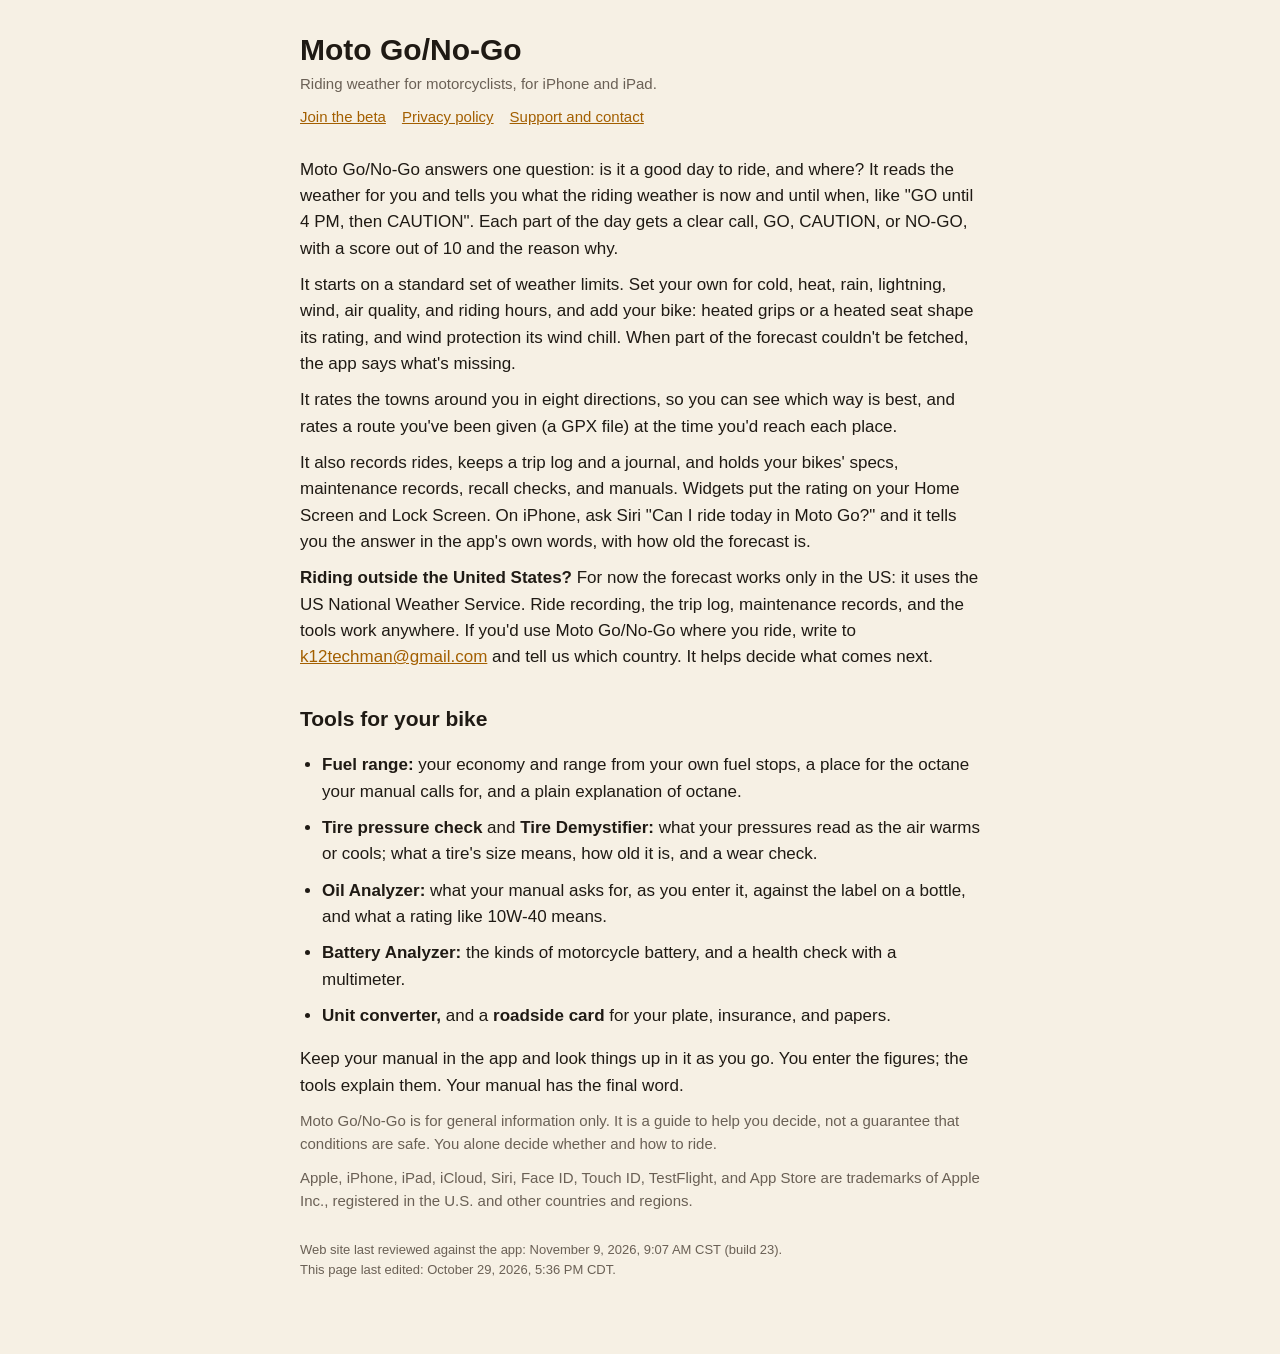
<file: index.html>
<!doctype html>
<html lang="en">
<head>
<meta charset="utf-8">
<meta name="viewport" content="width=device-width, initial-scale=1">
<title>Moto Go/No-Go</title>
<link rel="stylesheet" href="style.css">
</head>
<body>
<main>
<h1>Moto Go/No-Go</h1>
<p class="muted">Riding weather for motorcyclists, for iPhone and iPad.</p>
<nav><a href="beta/">Join the beta</a><a href="privacy.html">Privacy policy</a><a href="support.html">Support and contact</a></nav>
<p>Moto Go/No-Go answers one question: is it a good day to ride, and where? It reads the weather for you and tells you
what the riding weather is now and until when, like "GO until 4 PM, then CAUTION". Each part of the day gets a
clear call, GO, CAUTION, or NO-GO, with a score out of 10 and the reason why.</p>
<p>It starts on a standard set of weather limits. Set your own for cold, heat, rain, lightning, wind, air quality,
and riding hours, and add your bike: heated grips or a heated seat shape its rating, and wind protection its wind
chill. When part of the forecast couldn't be fetched, the app says what's missing.</p>
<p>It rates the towns around you in eight directions, so you can see which way is best, and rates a route you've been
given (a GPX file) at the time you'd reach each place.</p>
<p>It also records rides, keeps a trip log and a journal, and holds your bikes' specs, maintenance records, recall
checks, and manuals. Widgets put the rating on your Home Screen and Lock Screen. On iPhone, ask Siri "Can I ride today
in Moto Go?" and it tells you the answer in the app's own words, with how old the forecast is.</p>
<p><strong>Riding outside the United States?</strong> For now the forecast works only in the US: it uses the US
National Weather Service. Ride recording, the trip log, maintenance records, and the tools work anywhere. If you'd use
Moto Go/No-Go where you ride, write
to <a href="mailto:k12techman@gmail.com">k12techman@gmail.com</a> and tell us which country. It helps decide what comes
next.</p>

<h2>Tools for your bike</h2>
<ul>
<li><strong>Fuel range:</strong> your economy and range from your own fuel stops, a place for the octane your
manual calls for, and a plain explanation of octane.</li>
<li><strong>Tire pressure check</strong> and <strong>Tire Demystifier:</strong> what your pressures read as the air
warms or cools; what a tire's size means, how old it is, and a wear check.</li>
<li><strong>Oil Analyzer:</strong> what your manual asks for, as you enter it, against the label on a bottle, and
what a rating like 10W-40 means.</li>
<li><strong>Battery Analyzer:</strong> the kinds of motorcycle battery, and a health check with a multimeter.</li>
<li><strong>Unit converter,</strong> and a <strong>roadside card</strong> for your plate, insurance, and papers.</li>
</ul>
<p>Keep your manual in the app and look things up in it as you go. You enter the figures; the tools explain them. Your
manual has the final word.</p>

<p class="muted">Moto Go/No-Go is for general information only. It is a guide to help you decide, not a guarantee that
conditions are safe. You alone decide whether and how to ride.</p>
<p class="muted">Apple, iPhone, iPad, iCloud, Siri, Face&nbsp;ID, Touch&nbsp;ID, TestFlight, and App&nbsp;Store are trademarks of Apple Inc., registered in the U.S. and other countries and regions.</p>
<p class="muted stamp">Web site last reviewed against the app: <time datetime="2026-11-09T09:07-06:00">November 9, 2026, 9:07 AM CST</time> (build 23).<br>This page last edited: <time datetime="2026-10-29T17:36-05:00">October 29, 2026, 5:36 PM CDT</time>.</p>
</main>
</body>
</html>
</file>
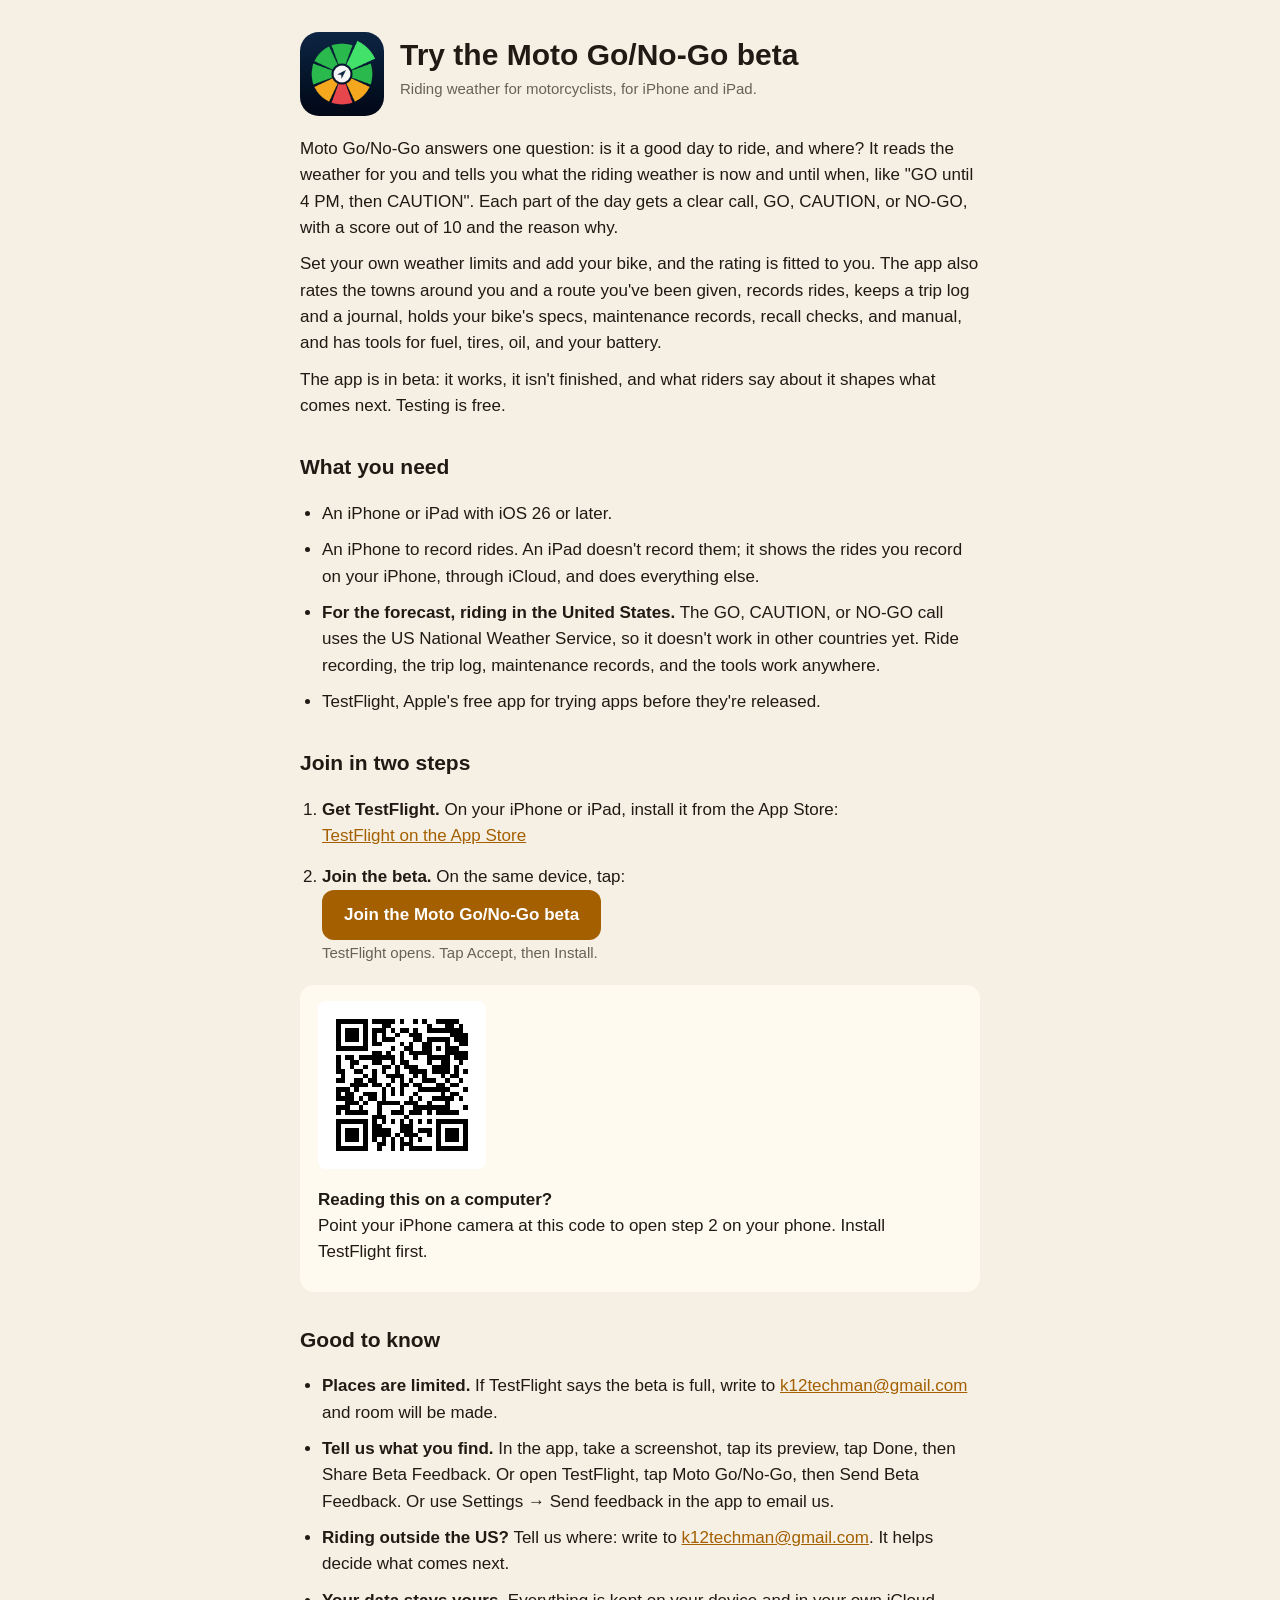
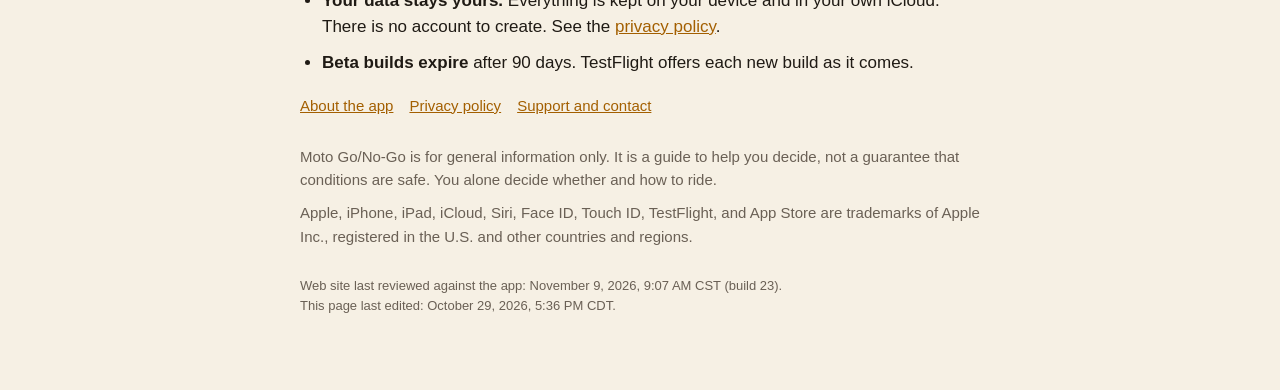
<file: beta/index.html>
<!doctype html>
<html lang="en">
<head>
<meta charset="utf-8">
<meta name="viewport" content="width=device-width, initial-scale=1">
<meta name="robots" content="noindex">
<title>Join the beta · Moto Go/No-Go</title>
<link rel="stylesheet" href="../style.css">
</head>
<body>
<main>
<div class="app">
<img src="../icon.png" alt="The Moto Go/No-Go app icon">
<div>
<h1>Try the Moto Go/No-Go beta</h1>
<p class="muted">Riding weather for motorcyclists, for iPhone and iPad.</p>
</div>
</div>

<p>Moto Go/No-Go answers one question: is it a good day to ride, and where? It reads the weather for you and tells you
what the riding weather is now and until when, like "GO until 4 PM, then CAUTION". Each part of the day gets a
clear call, GO, CAUTION, or NO-GO, with a score out of 10 and the reason why.</p>
<p>Set your own weather limits and add your bike, and the rating is fitted to you. The app also rates the towns around
you and a route you've been given, records rides, keeps a trip log and a journal, holds your bike's specs, maintenance
records, recall checks, and manual, and has tools for fuel, tires, oil, and your battery.</p>
<p>The app is in beta: it works, it isn't finished, and what riders say about it shapes what comes next. Testing is
free.</p>

<h2>What you need</h2>
<ul>
<li>An iPhone or iPad with iOS 26 or later.</li>
<li>An iPhone to record rides. An iPad doesn't record them; it shows the rides you record on your iPhone, through
iCloud, and does everything else.</li>
<li><strong>For the forecast, riding in the United States.</strong> The GO, CAUTION, or NO-GO call uses the US
National Weather Service, so it doesn't work in other countries yet. Ride recording, the trip log, maintenance records,
and the tools work anywhere.</li>
<li>TestFlight, Apple's free app for trying apps before they're released.</li>
</ul>

<h2>Join in two steps</h2>
<ol>
<li><strong>Get TestFlight.</strong> On your iPhone or iPad, install it from the App Store:<br>
<a href="https://apps.apple.com/app/testflight/id899247664">TestFlight on the App Store</a></li>
<li><strong>Join the beta.</strong> On the same device, tap:<br>
<a class="button" href="https://testflight.apple.com/join/9Wu4rUkQ">Join the Moto Go/No-Go beta</a><br>
<span class="muted">TestFlight opens. Tap Accept, then Install.</span></li>
</ol>

<div class="card qr">
<img src="join-qr.svg" alt="A QR code that opens the Moto Go/No-Go beta in TestFlight">
<p><strong>Reading this on a computer?</strong><br>Point your iPhone camera at this code to open step 2 on your
phone. Install TestFlight first.</p>
</div>

<h2>Good to know</h2>
<ul>
<li><strong>Places are limited.</strong> If TestFlight says the beta is full, write to
<a href="mailto:k12techman@gmail.com">k12techman@gmail.com</a> and room will be made.</li>
<li><strong>Tell us what you find.</strong> In the app, take a screenshot, tap its preview, tap Done, then Share Beta
Feedback. Or open TestFlight, tap Moto Go/No-Go, then Send Beta Feedback. Or use Settings → Send feedback in the
app to email us.</li>
<li><strong>Riding outside the US?</strong> Tell us where: write to
<a href="mailto:k12techman@gmail.com">k12techman@gmail.com</a>. It helps decide what comes next.</li>
<li><strong>Your data stays yours.</strong> Everything is kept on your device and in your own iCloud. There is no account
to create. See the <a href="../privacy.html">privacy policy</a>.</li>
<li><strong>Beta builds expire</strong> after 90 days. TestFlight offers each new build as it comes.</li>
</ul>

<nav><a href="../index.html">About the app</a><a href="../privacy.html">Privacy policy</a><a href="../support.html">Support and contact</a></nav>

<p class="muted">Moto Go/No-Go is for general information only. It is a guide to help you decide, not a guarantee that
conditions are safe. You alone decide whether and how to ride.</p>
<p class="muted">Apple, iPhone, iPad, iCloud, Siri, Face&nbsp;ID, Touch&nbsp;ID, TestFlight, and App&nbsp;Store are trademarks of Apple Inc., registered in the U.S. and other countries and regions.</p>
<p class="muted stamp">Web site last reviewed against the app: <time datetime="2026-11-09T09:07-06:00">November 9, 2026, 9:07 AM CST</time> (build 23).<br>This page last edited: <time datetime="2026-10-29T17:36-05:00">October 29, 2026, 5:36 PM CDT</time>.</p>
</main>
</body>
</html>
</file>
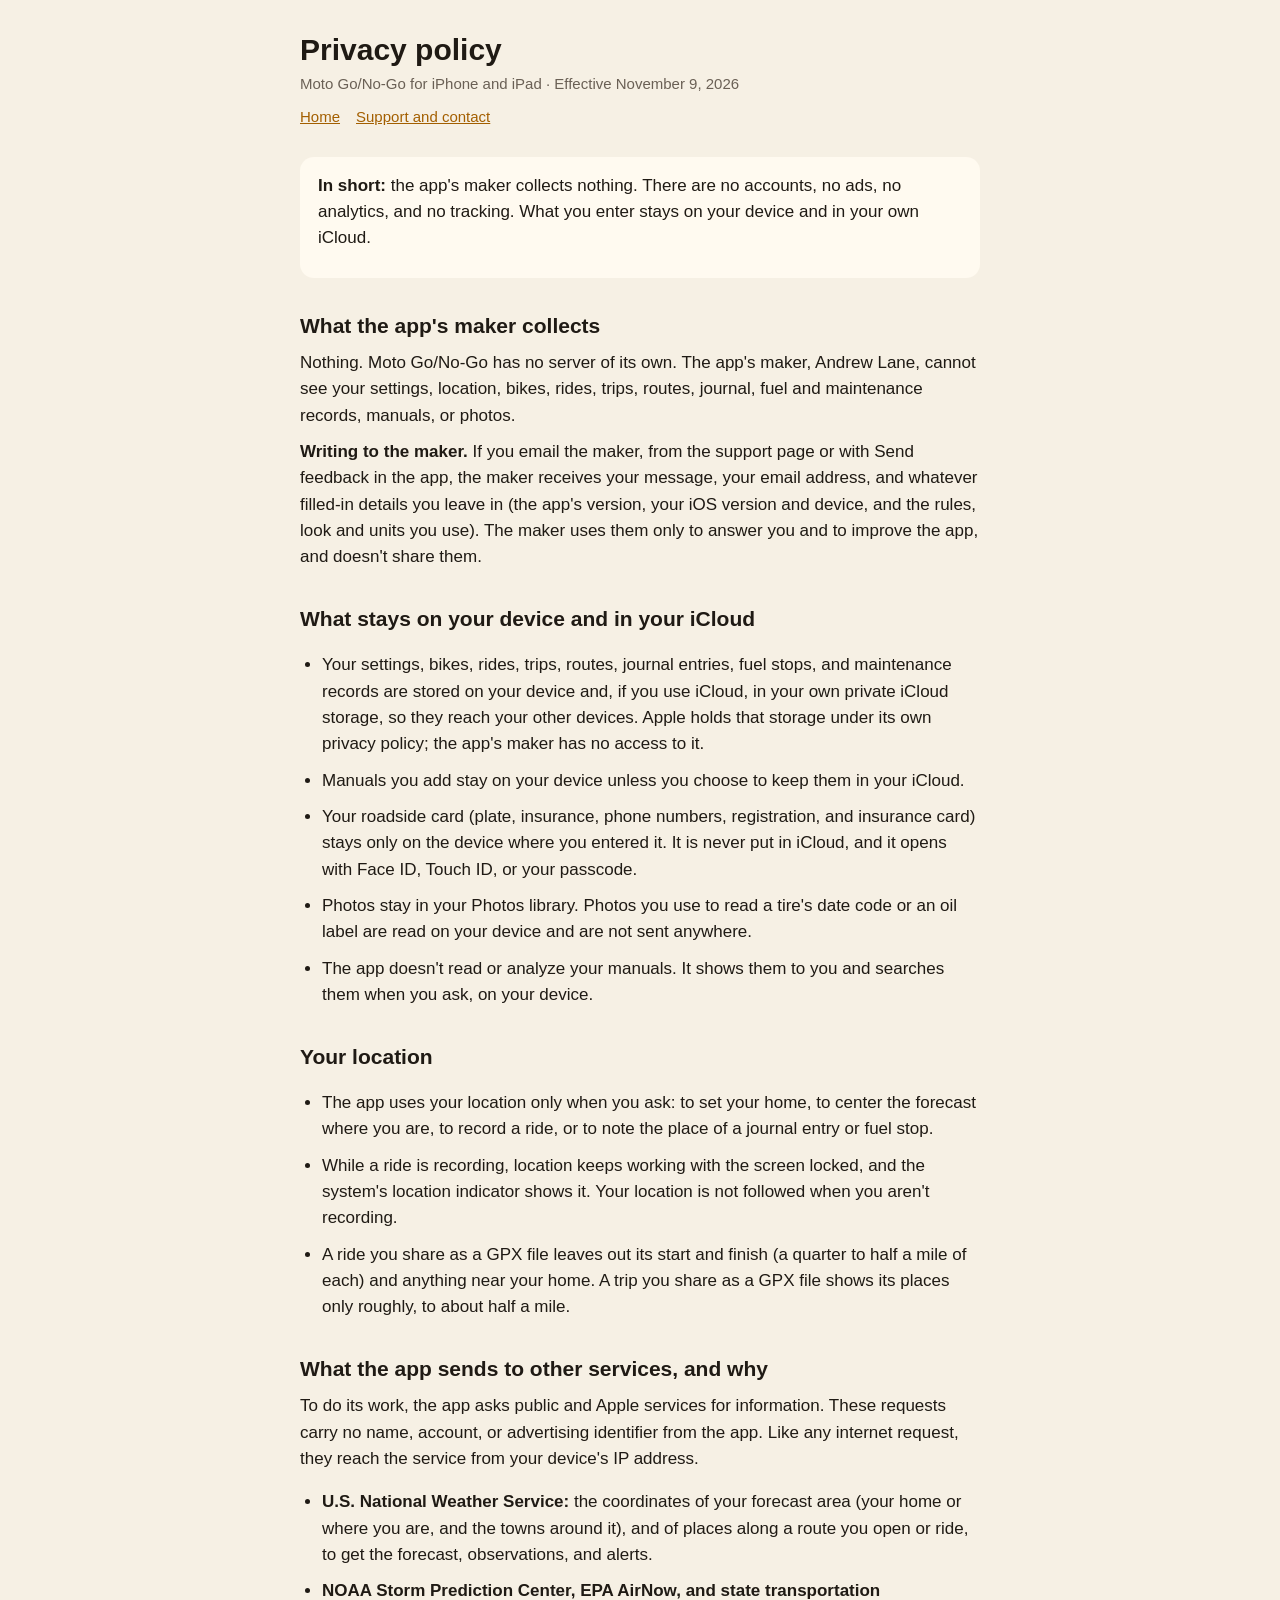
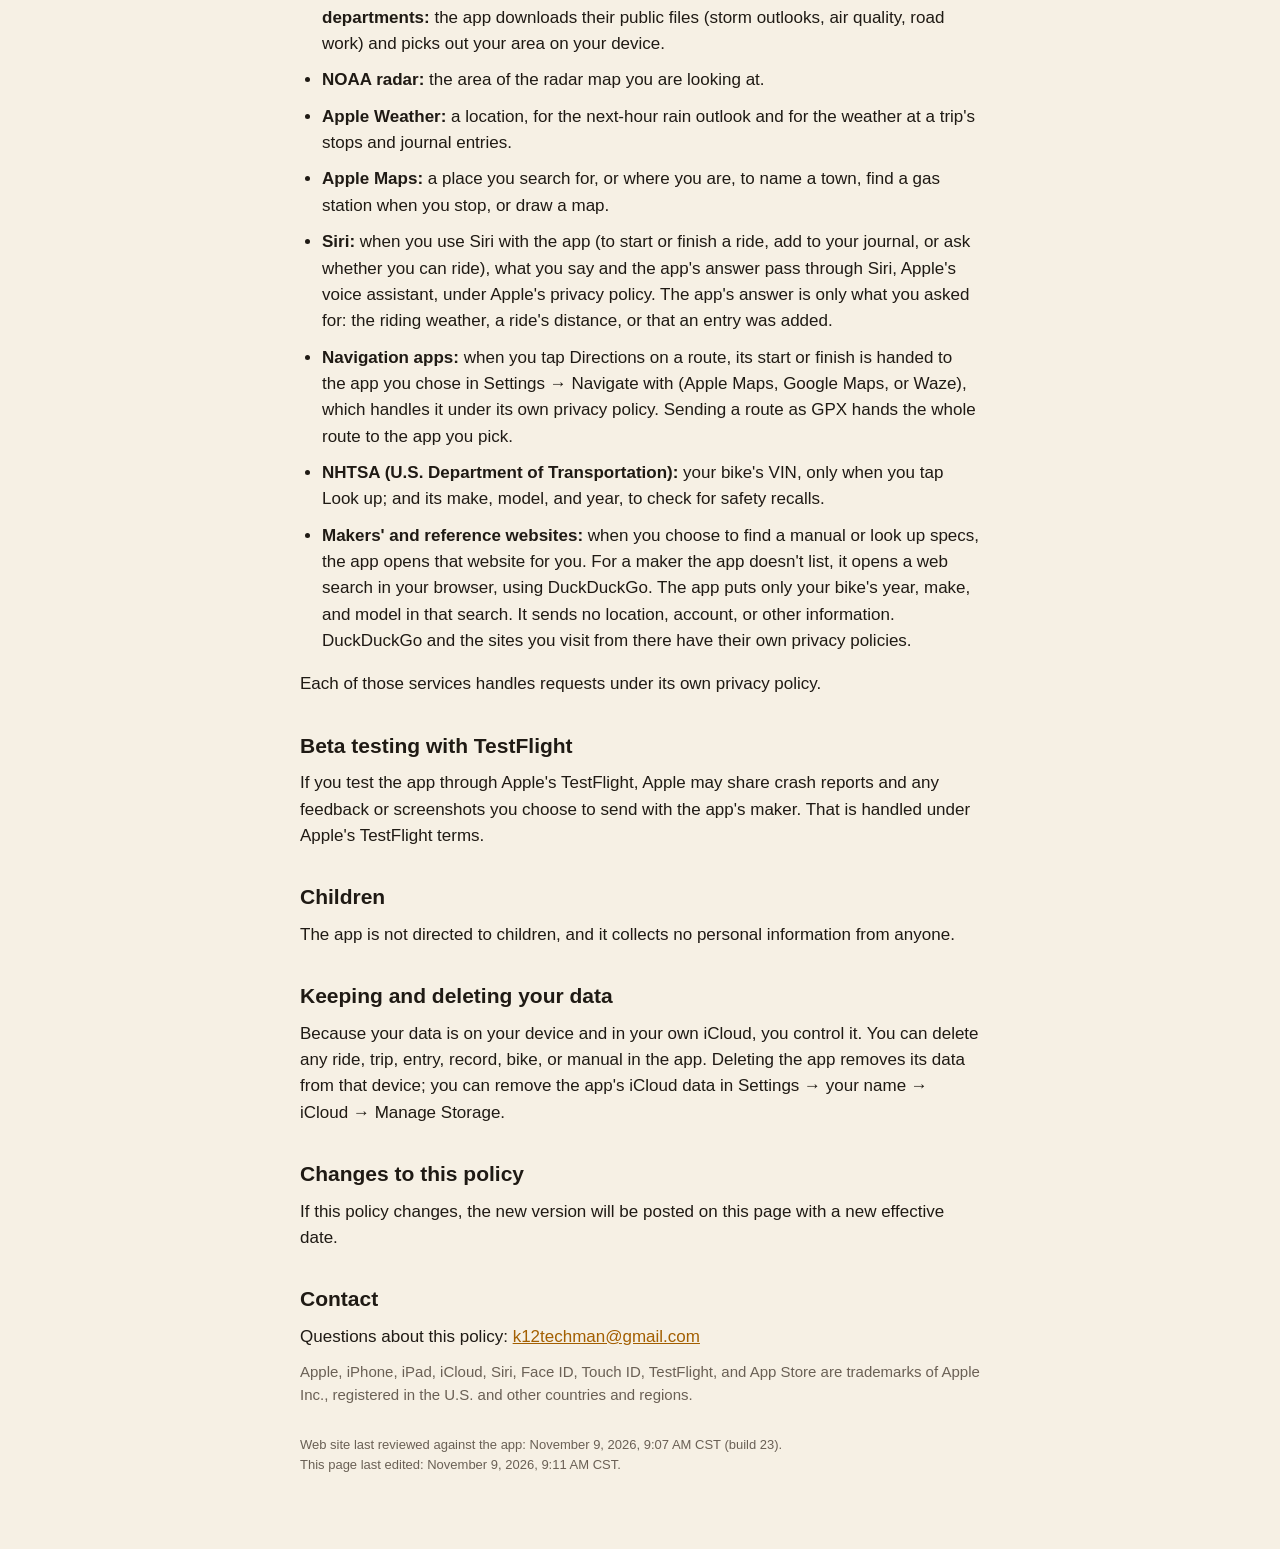
<file: privacy.html>
<!doctype html>
<html lang="en">
<head>
<meta charset="utf-8">
<meta name="viewport" content="width=device-width, initial-scale=1">
<title>Privacy policy · Moto Go/No-Go</title>
<link rel="stylesheet" href="style.css">
</head>
<body>
<main>
<h1>Privacy policy</h1>
<p class="muted">Moto Go/No-Go for iPhone and iPad · Effective November 9, 2026</p>
<nav><a href="index.html">Home</a><a href="support.html">Support and contact</a></nav>

<div class="card">
<p><strong>In short:</strong> the app's maker collects nothing. There are no accounts, no ads, no analytics, and no
tracking. What you enter stays on your device and in your own iCloud.</p>
</div>

<h2>What the app's maker collects</h2>
<p>Nothing. Moto Go/No-Go has no server of its own. The app's maker, Andrew Lane, cannot see your settings,
location, bikes, rides, trips, routes, journal, fuel and maintenance records, manuals, or photos.</p>
<p><strong>Writing to the maker.</strong> If you email the maker, from the support page or with Send feedback in the
app, the maker receives your message, your email address, and whatever filled-in details you leave in (the app's
version, your iOS version and device, and the rules, look and units you use). The maker uses them only to answer you
and to improve the app, and doesn't share them.</p>

<h2>What stays on your device and in your iCloud</h2>
<ul>
<li>Your settings, bikes, rides, trips, routes, journal entries, fuel stops, and maintenance records are stored on your device
and, if you use iCloud, in your own private iCloud storage, so they reach your other devices. Apple holds that storage
under its own privacy policy; the app's maker has no access to it.</li>
<li>Manuals you add stay on your device unless you choose to keep them in your iCloud.</li>
<li>Your roadside card (plate, insurance, phone numbers, registration, and insurance card) stays only on the device
where you entered it. It is never put in iCloud, and it opens with Face ID, Touch ID, or your passcode.</li>
<li>Photos stay in your Photos library. Photos you use to read a tire's date code or an oil label are read on your
device and are not sent anywhere.</li>
<li>The app doesn't read or analyze your manuals. It shows them to you and searches them when you ask, on your device.</li>
</ul>

<h2>Your location</h2>
<ul>
<li>The app uses your location only when you ask: to set your home, to center the forecast where you are, to record a
ride, or to note the place of a journal entry or fuel stop.</li>
<li>While a ride is recording, location keeps working with the screen locked, and the system's location indicator
shows it. Your location is not followed when you aren't recording.</li>
<li>A ride you share as a GPX file leaves out its start and finish (a quarter to half a mile of each) and anything near your home. A trip you share as a GPX file shows its places only roughly, to about half a mile.</li>
</ul>

<h2>What the app sends to other services, and why</h2>
<p>To do its work, the app asks public and Apple services for information. These requests carry no name, account, or
advertising identifier from the app. Like any internet request, they reach the service from your device's IP address.</p>
<ul>
<li><strong>U.S. National Weather Service:</strong> the coordinates of your forecast area (your home or where you are,
and the towns around it), and of places along a route you open or ride, to get the forecast, observations, and
alerts.</li>
<li><strong>NOAA Storm Prediction Center, EPA AirNow, and state transportation departments:</strong> the app downloads
their public files (storm outlooks, air quality, road work) and picks out your area on your device.</li>
<li><strong>NOAA radar:</strong> the area of the radar map you are looking at.</li>
<li><strong>Apple Weather:</strong> a location, for the next-hour rain outlook and for the weather at a trip's stops and
journal entries.</li>
<li><strong>Apple Maps:</strong> a place you search for, or where you are, to name a town, find a gas station when you
stop, or draw a map.</li>
<li><strong>Siri:</strong> when you use Siri with the app (to start or finish a ride, add to your journal, or ask
whether you can ride), what you say and the app's answer pass through Siri, Apple's voice assistant, under Apple's
privacy policy. The app's answer is only what you asked for: the riding weather, a ride's distance, or that an entry
was added.</li>
<li><strong>Navigation apps:</strong> when you tap Directions on a route, its start or finish is handed to the app you
chose in Settings → Navigate with (Apple Maps, Google Maps, or Waze), which handles it under its own privacy policy.
Sending a route as GPX hands the whole route to the app you pick.</li>
<li><strong>NHTSA (U.S. Department of Transportation):</strong> your bike's VIN, only when you tap Look up; and its
make, model, and year, to check for safety recalls.</li>
<li><strong>Makers' and reference websites:</strong> when you choose to find a manual or look up specs, the app opens
that website for you. For a maker the app doesn't list, it opens a web search in your browser, using DuckDuckGo. The
app puts only your bike's year, make, and model in that search. It sends no location, account, or other information.
DuckDuckGo and the sites you visit from there have their own privacy policies.</li>
</ul>
<p>Each of those services handles requests under its own privacy policy.</p>

<h2>Beta testing with TestFlight</h2>
<p>If you test the app through Apple's TestFlight, Apple may share crash reports and any feedback or screenshots you
choose to send with the app's maker. That is handled under Apple's TestFlight terms.</p>

<h2>Children</h2>
<p>The app is not directed to children, and it collects no personal information from anyone.</p>

<h2>Keeping and deleting your data</h2>
<p>Because your data is on your device and in your own iCloud, you control it. You can delete any ride, trip, entry,
record, bike, or manual in the app. Deleting the app removes its data from that device; you can remove the app's
iCloud data in Settings → your name → iCloud → Manage Storage.</p>

<h2>Changes to this policy</h2>
<p>If this policy changes, the new version will be posted on this page with a new effective date.</p>

<h2>Contact</h2>
<p>Questions about this policy: <a href="mailto:k12techman@gmail.com">k12techman@gmail.com</a></p>
<p class="muted">Apple, iPhone, iPad, iCloud, Siri, Face&nbsp;ID, Touch&nbsp;ID, TestFlight, and App&nbsp;Store are trademarks of Apple Inc., registered in the U.S. and other countries and regions.</p>
<p class="muted stamp">Web site last reviewed against the app: <time datetime="2026-11-09T09:07-06:00">November 9, 2026, 9:07 AM CST</time> (build 23).<br>This page last edited: <time datetime="2026-11-09T09:11-06:00">November 9, 2026, 9:11 AM CST</time>.</p>
</main>
</body>
</html>
</file>
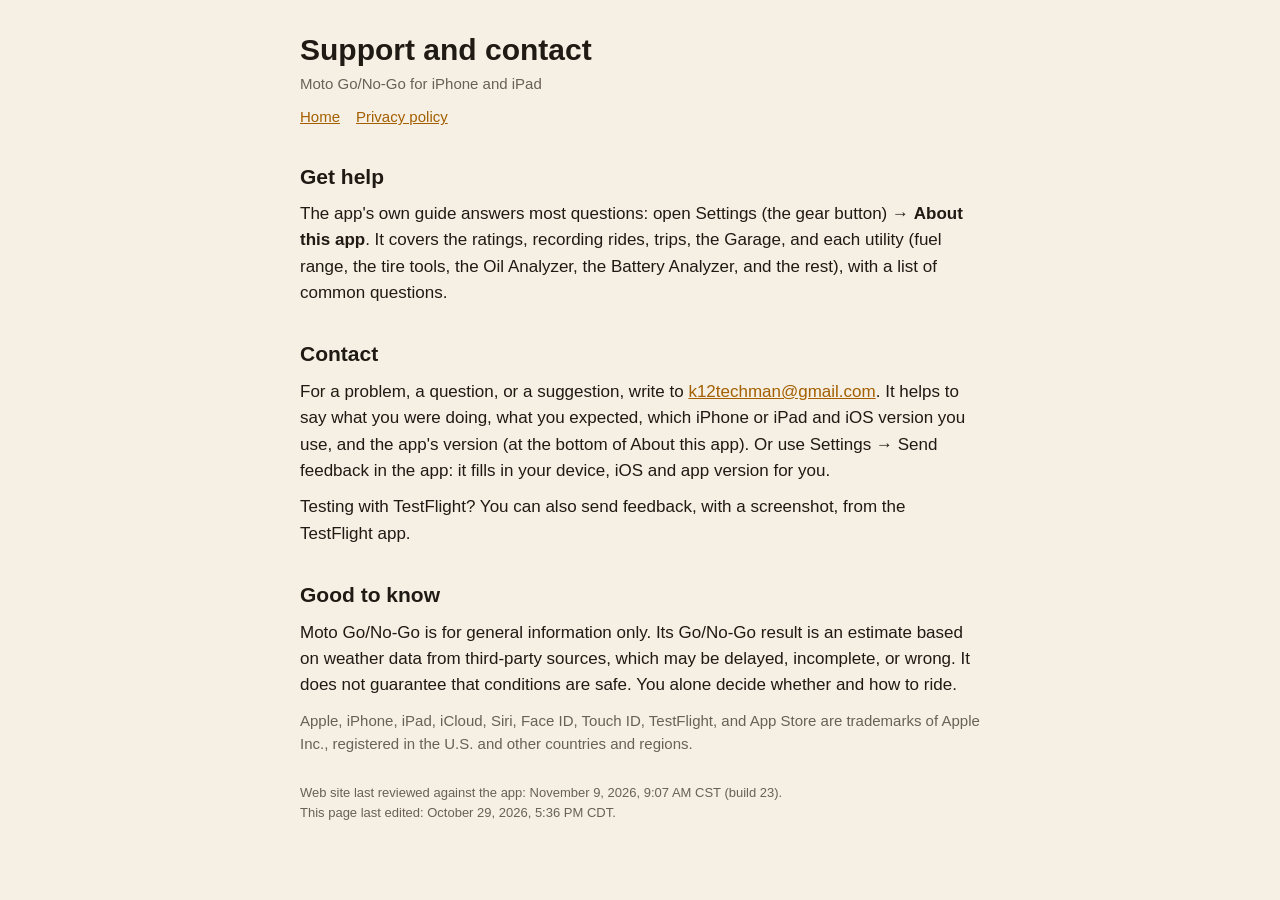
<file: support.html>
<!doctype html>
<html lang="en">
<head>
<meta charset="utf-8">
<meta name="viewport" content="width=device-width, initial-scale=1">
<title>Support · Moto Go/No-Go</title>
<link rel="stylesheet" href="style.css">
</head>
<body>
<main>
<h1>Support and contact</h1>
<p class="muted">Moto Go/No-Go for iPhone and iPad</p>
<nav><a href="index.html">Home</a><a href="privacy.html">Privacy policy</a></nav>

<h2>Get help</h2>
<p>The app's own guide answers most questions: open Settings (the gear button) → <strong>About this app</strong>. It
covers the ratings, recording rides, trips, the Garage, and each utility (fuel range, the tire tools, the Oil Analyzer,
the Battery Analyzer, and the rest), with a list of common questions.</p>

<h2>Contact</h2>
<p>For a problem, a question, or a suggestion, write to
<a href="mailto:k12techman@gmail.com">k12techman@gmail.com</a>. It helps to say what you were doing, what you expected,
which iPhone or iPad and iOS version you use, and the app's version (at the bottom of About this app). Or use
Settings → Send feedback in the app: it fills in your device, iOS and app version for you.</p>
<p>Testing with TestFlight? You can also send feedback, with a screenshot, from the TestFlight app.</p>

<h2>Good to know</h2>
<p>Moto Go/No-Go is for general information only. Its Go/No-Go result is an estimate based on weather data from
third-party sources, which may be delayed, incomplete, or wrong. It does not guarantee that conditions are safe. You
alone decide whether and how to ride.</p>
<p class="muted">Apple, iPhone, iPad, iCloud, Siri, Face&nbsp;ID, Touch&nbsp;ID, TestFlight, and App&nbsp;Store are trademarks of Apple Inc., registered in the U.S. and other countries and regions.</p>
<p class="muted stamp">Web site last reviewed against the app: <time datetime="2026-11-09T09:07-06:00">November 9, 2026, 9:07 AM CST</time> (build 23).<br>This page last edited: <time datetime="2026-10-29T17:36-05:00">October 29, 2026, 5:36 PM CDT</time>.</p>
</main>
</body>
</html>
</file>
<file: style.css>
:root { color-scheme: light dark; --bg: #f6f0e4; --text: #1f1a14; --muted: #6a6055; --accent: #a35f00; --card: #fffaf0; }
@media (prefers-color-scheme: dark) { :root { --bg: #17140f; --text: #f2ece1; --muted: #a89f92; --accent: #e3a04a; --card: #221d16; } }
* { box-sizing: border-box; }
body { margin: 0; background: var(--bg); color: var(--text); font: 17px/1.55 -apple-system, BlinkMacSystemFont, "Segoe UI", Roboto, sans-serif; }
main { max-width: 720px; margin: 0 auto; padding: 32px 20px 64px; }
h1 { font-size: 30px; line-height: 1.2; margin: 0 0 4px; }
h2 { font-size: 21px; margin: 32px 0 8px; }
p, li { margin: 0 0 10px; }
ul { padding-left: 22px; }
a { color: var(--accent); }
.muted { color: var(--muted); font-size: 15px; }
nav { margin: 0 0 28px; font-size: 15px; }
nav a { margin-right: 16px; }
.card { background: var(--card); border-radius: 14px; padding: 16px 18px; margin: 18px 0; }
.app { display: flex; align-items: center; gap: 16px; margin: 0 0 20px; }
.app img { width: 84px; height: 84px; border-radius: 19px; flex: none; }
.button { display: inline-block; background: var(--accent); color: #fff; font-weight: 600; text-decoration: none; padding: 12px 22px; border-radius: 12px; }
@media (prefers-color-scheme: dark) { .button { color: #17140f; } }
ol { padding-left: 22px; }
ol li { margin: 0 0 14px; }
.qr { display: flex; align-items: center; gap: 18px; flex-wrap: wrap; }
.qr img { width: 168px; height: 168px; border-radius: 8px; flex: none; }
.stamp { margin-top: 28px; font-size: 13px; }
</file>
